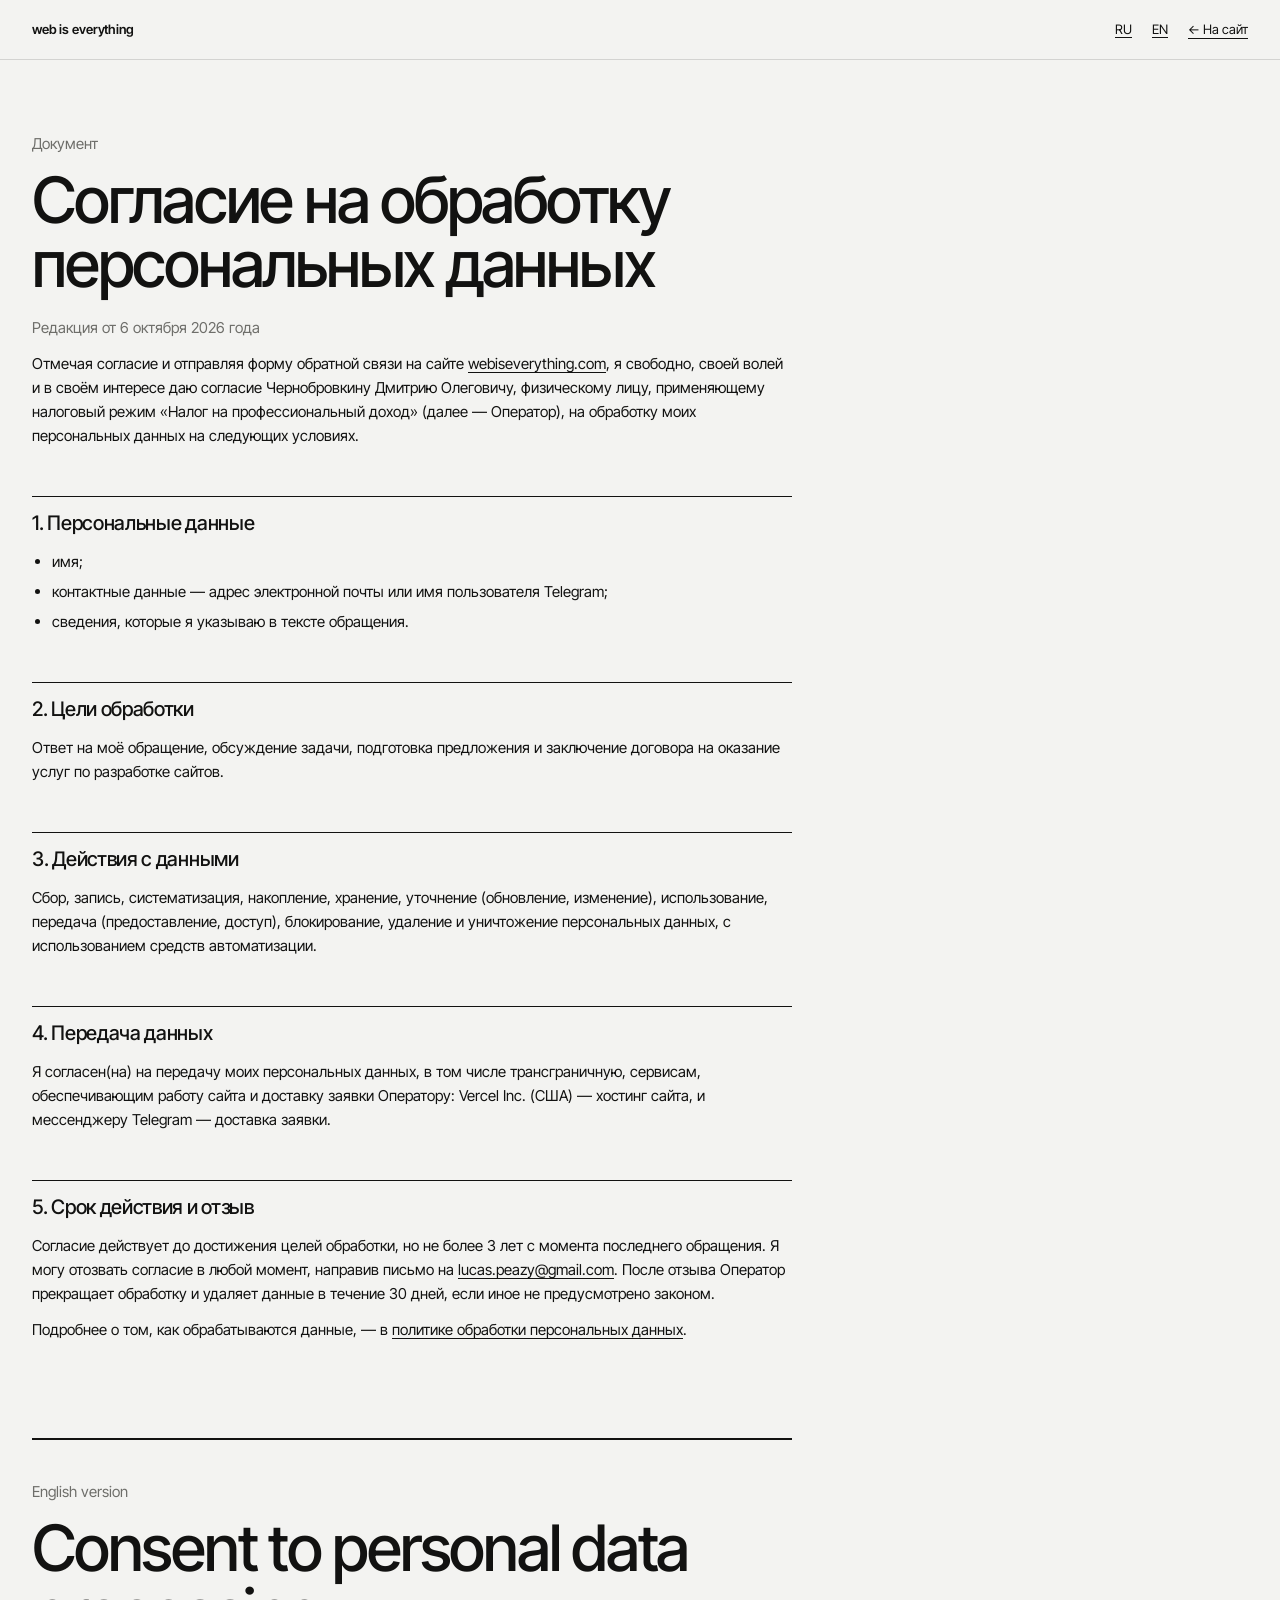
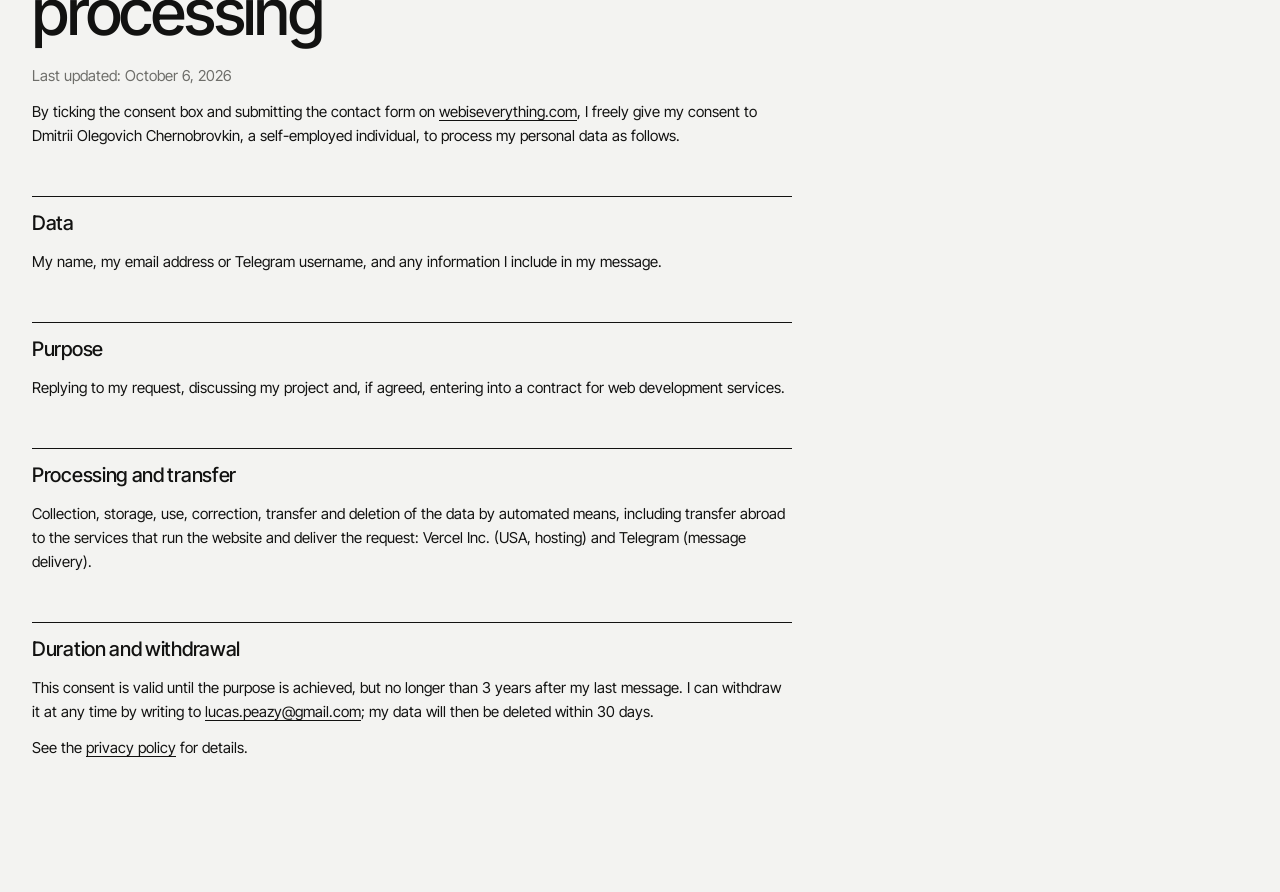
<file: consent.html>
<!DOCTYPE html>
<html lang="ru">
<head>
<meta charset="utf-8">
<meta name="viewport" content="width=device-width, initial-scale=1">
<title>Согласие на обработку персональных данных — web is everything</title>
<meta name="description" content="Согласие на обработку персональных данных при отправке формы на сайте webiseverything.com.">
<link rel="canonical" href="https://webiseverything.com/consent">
<link rel="icon" href="/favicon.svg" type="image/svg+xml">
<link rel="preconnect" href="https://fonts.googleapis.com">
<link rel="preconnect" href="https://fonts.gstatic.com" crossorigin>
<link href="https://fonts.googleapis.com/css2?family=Inter+Tight:wght@400;500;600&display=swap" rel="stylesheet">
<link rel="stylesheet" href="/styles.css">
</head>
<body>
<div class="legal">
  <header class="legal-top">
    <a href="/" class="logo">web is everything</a>
    <nav><a href="#ru">RU</a><a href="#en">EN</a><a class="lnk" href="/"><span class="roll" data-t="← На сайт"><span>← На сайт</span></span></a></nav>
  </header>

  <main class="legal-main">
    <section id="ru">
      <p class="legal-kicker">Документ</p>
      <h1>Согласие на обработку персональных данных</h1>
      <p class="legal-meta">Редакция от 6 октября 2026 года</p>

      <p>Отмечая согласие и отправляя форму обратной связи на сайте <a href="https://webiseverything.com">webiseverything.com</a>, я свободно, своей волей и в своём интересе даю согласие Чернобровкину Дмитрию Олеговичу, физическому лицу, применяющему налоговый режим «Налог на профессиональный доход» (далее — Оператор), на обработку моих персональных данных на следующих условиях.</p>

      <h2>1. Персональные данные</h2>
      <ul>
        <li>имя;</li>
        <li>контактные данные — адрес электронной почты или имя пользователя Telegram;</li>
        <li>сведения, которые я указываю в тексте обращения.</li>
      </ul>

      <h2>2. Цели обработки</h2>
      <p>Ответ на моё обращение, обсуждение задачи, подготовка предложения и заключение договора на оказание услуг по разработке сайтов.</p>

      <h2>3. Действия с данными</h2>
      <p>Сбор, запись, систематизация, накопление, хранение, уточнение (обновление, изменение), использование, передача (предоставление, доступ), блокирование, удаление и уничтожение персональных данных, с использованием средств автоматизации.</p>

      <h2>4. Передача данных</h2>
      <p>Я согласен(на) на передачу моих персональных данных, в том числе трансграничную, сервисам, обеспечивающим работу сайта и доставку заявки Оператору: Vercel Inc. (США) — хостинг сайта, и мессенджеру Telegram — доставка заявки.</p>

      <h2>5. Срок действия и отзыв</h2>
      <p>Согласие действует до достижения целей обработки, но не более 3 лет с момента последнего обращения. Я могу отозвать согласие в любой момент, направив письмо на <a href="mailto:lucas.peazy@gmail.com">lucas.peazy@gmail.com</a>. После отзыва Оператор прекращает обработку и удаляет данные в течение 30 дней, если иное не предусмотрено законом.</p>

      <p>Подробнее о том, как обрабатываются данные, — в <a href="/privacy">политике обработки персональных данных</a>.</p>
    </section>

    <section id="en" class="legal-en" lang="en">
      <p class="legal-kicker">English version</p>
      <h1>Consent to personal data processing</h1>
      <p class="legal-meta">Last updated: October 6, 2026</p>

      <p>By ticking the consent box and submitting the contact form on <a href="https://webiseverything.com">webiseverything.com</a>, I freely give my consent to Dmitrii Olegovich Chernobrovkin, a self-employed individual, to process my personal data as follows.</p>

      <h2>Data</h2>
      <p>My name, my email address or Telegram username, and any information I include in my message.</p>

      <h2>Purpose</h2>
      <p>Replying to my request, discussing my project and, if agreed, entering into a contract for web development services.</p>

      <h2>Processing and transfer</h2>
      <p>Collection, storage, use, correction, transfer and deletion of the data by automated means, including transfer abroad to the services that run the website and deliver the request: Vercel Inc. (USA, hosting) and Telegram (message delivery).</p>

      <h2>Duration and withdrawal</h2>
      <p>This consent is valid until the purpose is achieved, but no longer than 3 years after my last message. I can withdraw it at any time by writing to <a href="mailto:lucas.peazy@gmail.com">lucas.peazy@gmail.com</a>; my data will then be deleted within 30 days.</p>

      <p>See the <a href="/privacy#en">privacy policy</a> for details.</p>
    </section>
  </main>
</div>
</body>
</html>
</file>
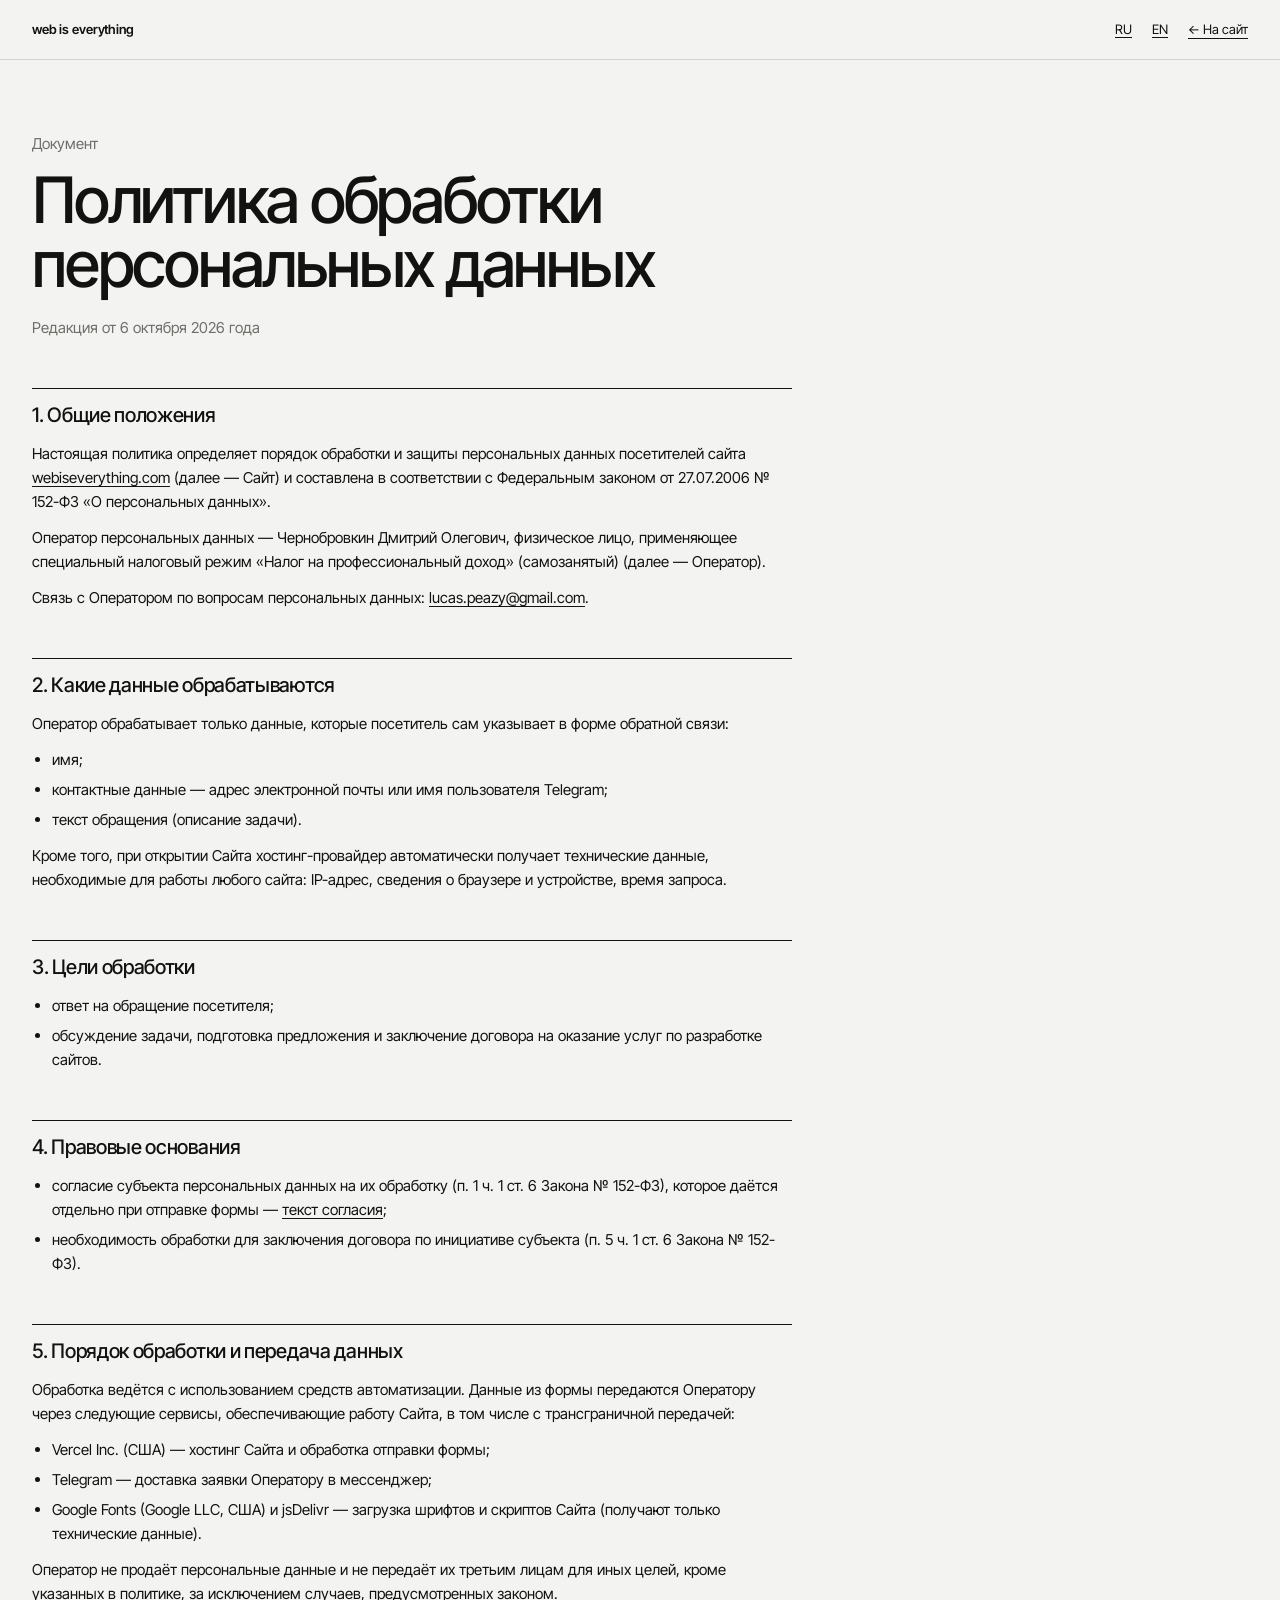
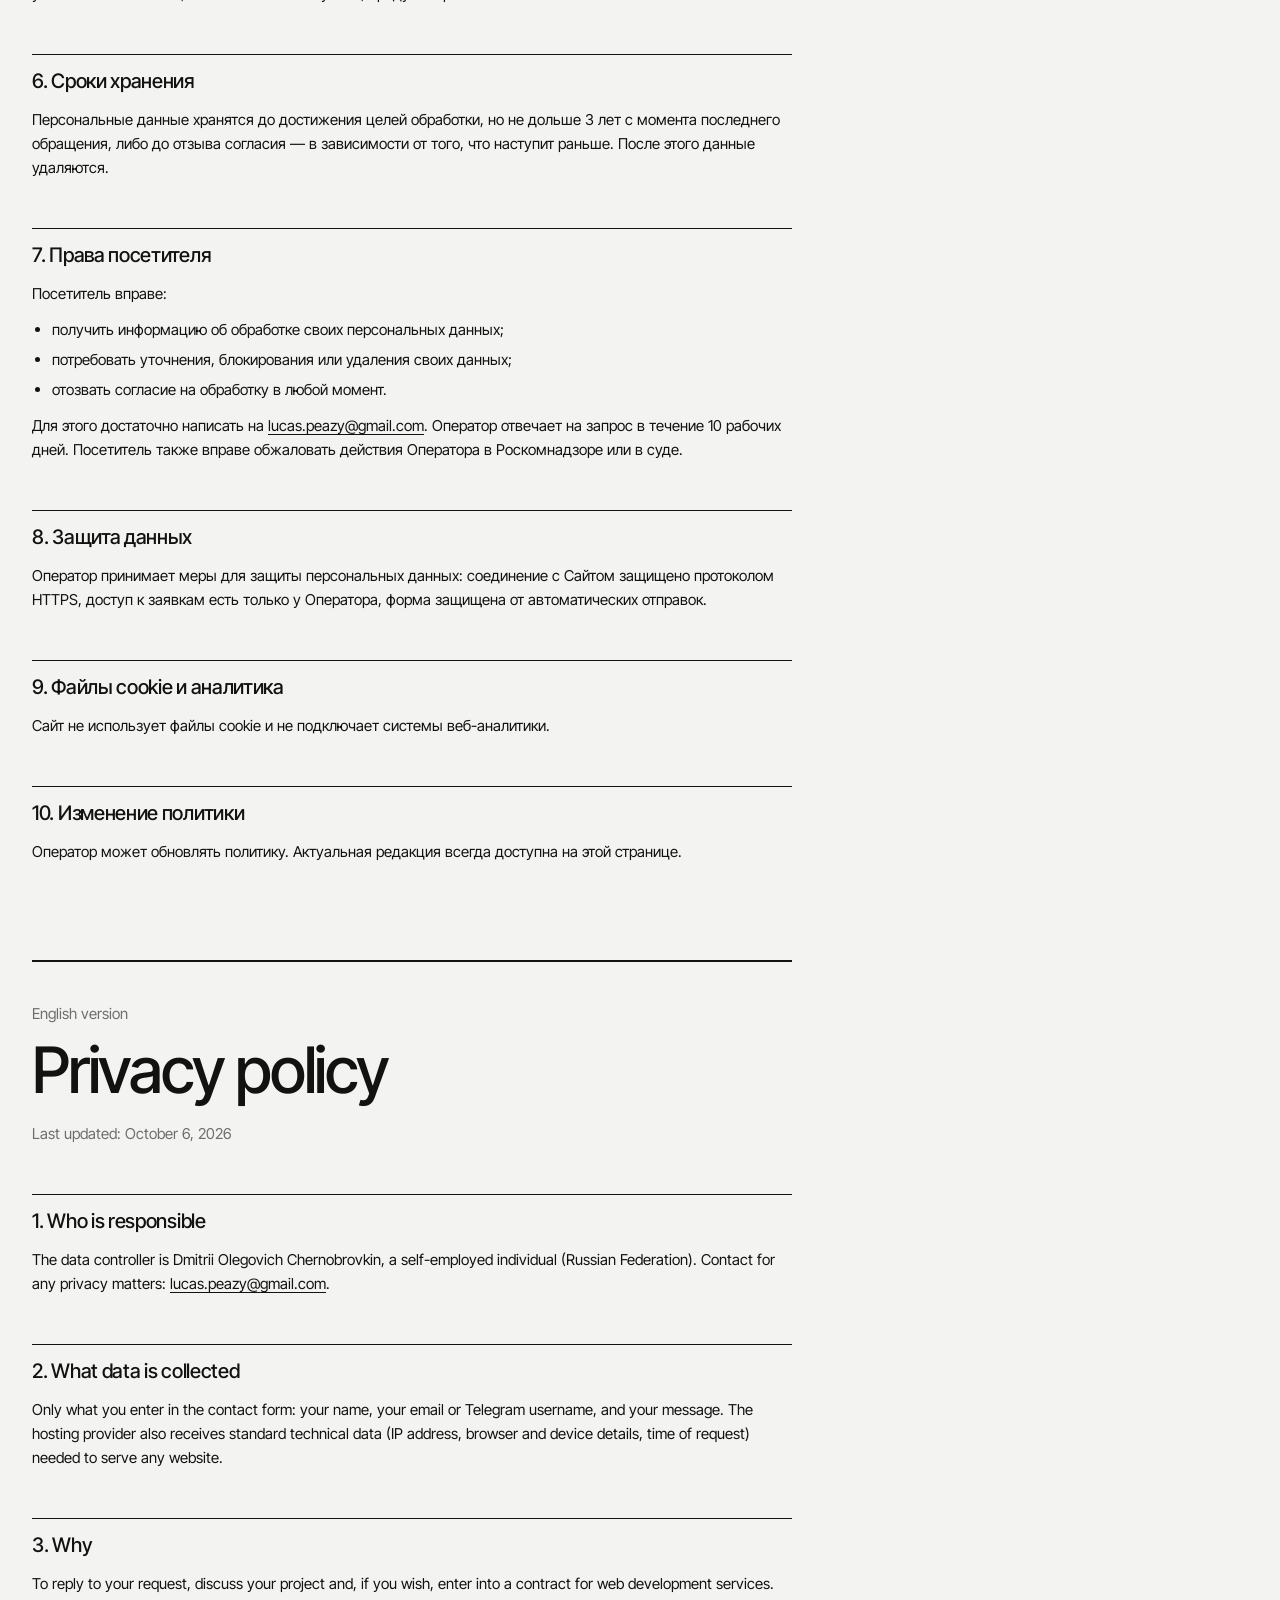
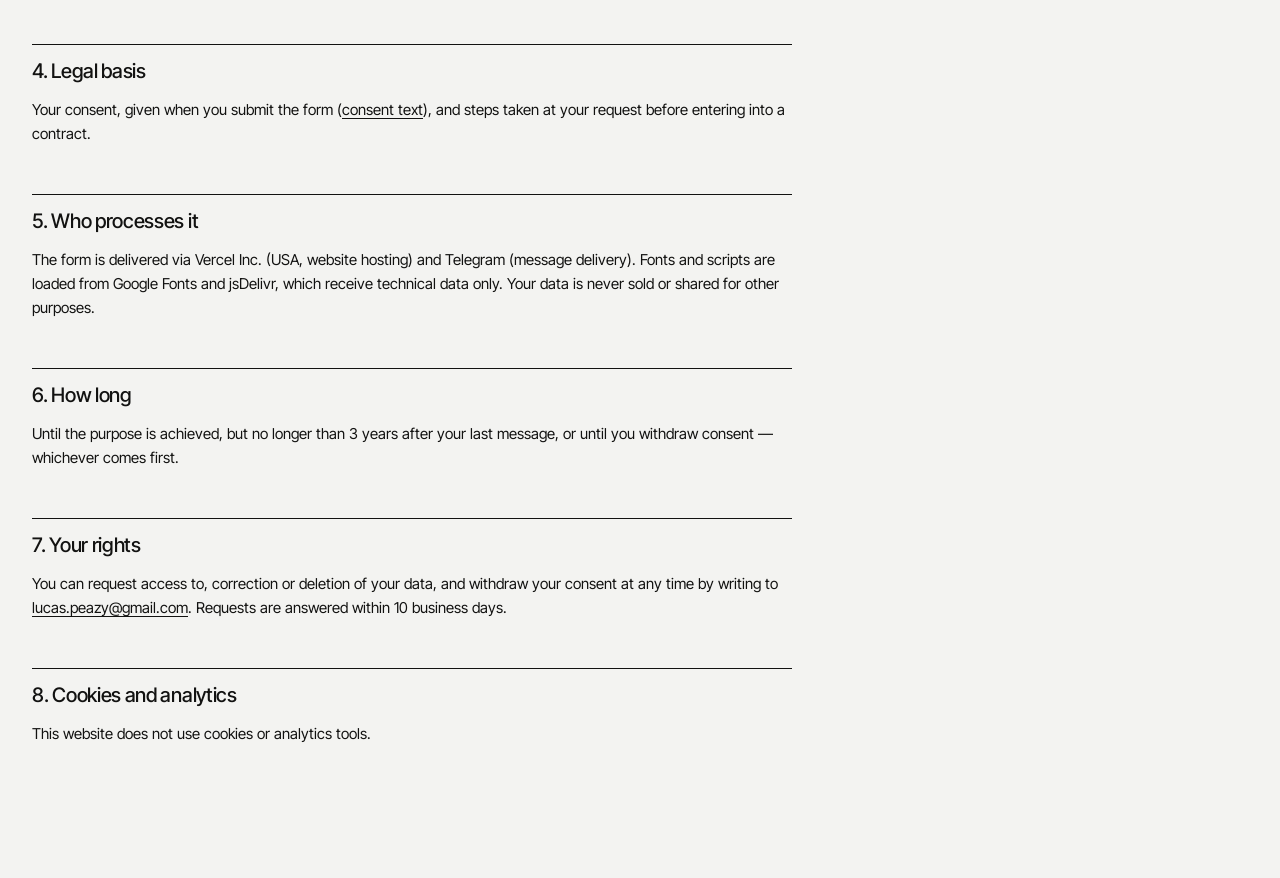
<file: privacy.html>
<!DOCTYPE html>
<html lang="ru">
<head>
<meta charset="utf-8">
<meta name="viewport" content="width=device-width, initial-scale=1">
<title>Политика обработки персональных данных — web is everything</title>
<meta name="description" content="Политика обработки персональных данных сайта webiseverything.com.">
<link rel="canonical" href="https://webiseverything.com/privacy">
<link rel="icon" href="/favicon.svg" type="image/svg+xml">
<link rel="preconnect" href="https://fonts.googleapis.com">
<link rel="preconnect" href="https://fonts.gstatic.com" crossorigin>
<link href="https://fonts.googleapis.com/css2?family=Inter+Tight:wght@400;500;600&display=swap" rel="stylesheet">
<link rel="stylesheet" href="/styles.css">
</head>
<body>
<div class="legal">
  <header class="legal-top">
    <a href="/" class="logo">web is everything</a>
    <nav><a href="#ru">RU</a><a href="#en">EN</a><a class="lnk" href="/"><span class="roll" data-t="← На сайт"><span>← На сайт</span></span></a></nav>
  </header>

  <main class="legal-main">
    <section id="ru">
      <p class="legal-kicker">Документ</p>
      <h1>Политика обработки персональных данных</h1>
      <p class="legal-meta">Редакция от 6 октября 2026 года</p>

      <h2>1. Общие положения</h2>
      <p>Настоящая политика определяет порядок обработки и защиты персональных данных посетителей сайта <a href="https://webiseverything.com">webiseverything.com</a> (далее — Сайт) и составлена в соответствии с Федеральным законом от 27.07.2006 № 152-ФЗ «О персональных данных».</p>
      <p>Оператор персональных данных — Чернобровкин Дмитрий Олегович, физическое лицо, применяющее специальный налоговый режим «Налог на профессиональный доход» (самозанятый) (далее — Оператор).</p>
      <p>Связь с Оператором по вопросам персональных данных: <a href="mailto:lucas.peazy@gmail.com">lucas.peazy@gmail.com</a>.</p>

      <h2>2. Какие данные обрабатываются</h2>
      <p>Оператор обрабатывает только данные, которые посетитель сам указывает в форме обратной связи:</p>
      <ul>
        <li>имя;</li>
        <li>контактные данные — адрес электронной почты или имя пользователя Telegram;</li>
        <li>текст обращения (описание задачи).</li>
      </ul>
      <p>Кроме того, при открытии Сайта хостинг-провайдер автоматически получает технические данные, необходимые для работы любого сайта: IP-адрес, сведения о браузере и устройстве, время запроса.</p>

      <h2>3. Цели обработки</h2>
      <ul>
        <li>ответ на обращение посетителя;</li>
        <li>обсуждение задачи, подготовка предложения и заключение договора на оказание услуг по разработке сайтов.</li>
      </ul>

      <h2>4. Правовые основания</h2>
      <ul>
        <li>согласие субъекта персональных данных на их обработку (п. 1 ч. 1 ст. 6 Закона № 152-ФЗ), которое даётся отдельно при отправке формы — <a href="/consent">текст согласия</a>;</li>
        <li>необходимость обработки для заключения договора по инициативе субъекта (п. 5 ч. 1 ст. 6 Закона № 152-ФЗ).</li>
      </ul>

      <h2>5. Порядок обработки и передача данных</h2>
      <p>Обработка ведётся с использованием средств автоматизации. Данные из формы передаются Оператору через следующие сервисы, обеспечивающие работу Сайта, в том числе с трансграничной передачей:</p>
      <ul>
        <li>Vercel Inc. (США) — хостинг Сайта и обработка отправки формы;</li>
        <li>Telegram — доставка заявки Оператору в мессенджер;</li>
        <li>Google Fonts (Google LLC, США) и jsDelivr — загрузка шрифтов и скриптов Сайта (получают только технические данные).</li>
      </ul>
      <p>Оператор не продаёт персональные данные и не передаёт их третьим лицам для иных целей, кроме указанных в политике, за исключением случаев, предусмотренных законом.</p>

      <h2>6. Сроки хранения</h2>
      <p>Персональные данные хранятся до достижения целей обработки, но не дольше 3 лет с момента последнего обращения, либо до отзыва согласия — в зависимости от того, что наступит раньше. После этого данные удаляются.</p>

      <h2>7. Права посетителя</h2>
      <p>Посетитель вправе:</p>
      <ul>
        <li>получить информацию об обработке своих персональных данных;</li>
        <li>потребовать уточнения, блокирования или удаления своих данных;</li>
        <li>отозвать согласие на обработку в любой момент.</li>
      </ul>
      <p>Для этого достаточно написать на <a href="mailto:lucas.peazy@gmail.com">lucas.peazy@gmail.com</a>. Оператор отвечает на запрос в течение 10 рабочих дней. Посетитель также вправе обжаловать действия Оператора в Роскомнадзоре или в суде.</p>

      <h2>8. Защита данных</h2>
      <p>Оператор принимает меры для защиты персональных данных: соединение с Сайтом защищено протоколом HTTPS, доступ к заявкам есть только у Оператора, форма защищена от автоматических отправок.</p>

      <h2>9. Файлы cookie и аналитика</h2>
      <p>Сайт не использует файлы cookie и не подключает системы веб-аналитики.</p>

      <h2>10. Изменение политики</h2>
      <p>Оператор может обновлять политику. Актуальная редакция всегда доступна на этой странице.</p>
    </section>

    <section id="en" class="legal-en" lang="en">
      <p class="legal-kicker">English version</p>
      <h1>Privacy policy</h1>
      <p class="legal-meta">Last updated: October 6, 2026</p>

      <h2>1. Who is responsible</h2>
      <p>The data controller is Dmitrii Olegovich Chernobrovkin, a self-employed individual (Russian Federation). Contact for any privacy matters: <a href="mailto:lucas.peazy@gmail.com">lucas.peazy@gmail.com</a>.</p>

      <h2>2. What data is collected</h2>
      <p>Only what you enter in the contact form: your name, your email or Telegram username, and your message. The hosting provider also receives standard technical data (IP address, browser and device details, time of request) needed to serve any website.</p>

      <h2>3. Why</h2>
      <p>To reply to your request, discuss your project and, if you wish, enter into a contract for web development services.</p>

      <h2>4. Legal basis</h2>
      <p>Your consent, given when you submit the form (<a href="/consent#en">consent text</a>), and steps taken at your request before entering into a contract.</p>

      <h2>5. Who processes it</h2>
      <p>The form is delivered via Vercel Inc. (USA, website hosting) and Telegram (message delivery). Fonts and scripts are loaded from Google Fonts and jsDelivr, which receive technical data only. Your data is never sold or shared for other purposes.</p>

      <h2>6. How long</h2>
      <p>Until the purpose is achieved, but no longer than 3 years after your last message, or until you withdraw consent — whichever comes first.</p>

      <h2>7. Your rights</h2>
      <p>You can request access to, correction or deletion of your data, and withdraw your consent at any time by writing to <a href="mailto:lucas.peazy@gmail.com">lucas.peazy@gmail.com</a>. Requests are answered within 10 business days.</p>

      <h2>8. Cookies and analytics</h2>
      <p>This website does not use cookies or analytics tools.</p>
    </section>
  </main>
</div>
</body>
</html>
</file>
<file: styles.css>
:root {
  --bg: #F3F3F1;
  --ink: #121211;
  --muted: #6E6E6A;
  --dim: #ABABA6;
  --accent: #0339F8;
  --line: rgba(18, 18, 17, 0.14);
  --ph: #E6E6E3;
  --ph-border: rgba(18, 18, 17, 0.12);
  --shot-bg: #E9E9E6;
  --hatch: repeating-linear-gradient(135deg, rgba(18,18,17,0.07) 0px, rgba(18,18,17,0.07) 1px, transparent 1px, transparent 9px);
  --mono: ui-monospace, 'SF Mono', Menlo, monospace;
  --ease-out: cubic-bezier(.19, 1, .22, 1);
  --ease-roll: cubic-bezier(.7, 0, .2, 1);
  --ease-curtain: cubic-bezier(.77, 0, .18, 1);

  --cols: 12;
  --pad: 32px;
  --gap: 24px;
  --hero-pad: 104px;
  --sec-pad: 176px;
  --row-pad: 22px;
}

@media (max-width: 759.98px) {
  :root {
    --cols: 4;
    --pad: 20px;
    --gap: 16px;
    --hero-pad: 48px;
    --sec-pad: 112px;
    --row-pad: 24px;
  }
}

*, *::before, *::after { box-sizing: border-box; }
html:not(.lenis) { scroll-behavior: smooth; }
html.lenis, html.lenis body { height: auto; }
.lenis.lenis-stopped { overflow: clip; }
.lenis [data-lenis-prevent] { overscroll-behavior: contain; }
body {
  margin: 0;
  background: var(--bg);
  color: var(--ink);
  font-family: 'Inter Tight', 'Helvetica Neue', Helvetica, Arial, sans-serif;
  font-size: 14px;
  line-height: 1.45;
  -webkit-font-smoothing: antialiased;
  text-rendering: optimizeLegibility;
  font-variant-emoji: text; /* arrows and © as text glyphs, not emoji (iOS) */
}
a { color: inherit; text-decoration-thickness: 1px; text-underline-offset: 0.2em; transition: color .2s ease; }
a:hover { color: var(--accent); }
::selection { background: var(--accent); color: #fff; }
input, textarea, button { font: inherit; color: inherit; }
:focus-visible { outline: 2px solid var(--accent); outline-offset: 2px; }
.muted { color: var(--muted); }
.tabular { font-variant-numeric: tabular-nums; }

.grid {
  display: grid;
  grid-template-columns: repeat(var(--cols), minmax(0, 1fr));
  column-gap: var(--gap);
}
.section { padding: var(--sec-pad) var(--pad) 0; }

/* Placeholders */
.ph {
  background-color: var(--ph);
  background-image: var(--hatch);
  border: 1px solid var(--ph-border);
  display: flex;
  align-items: flex-end;
  padding: 14px;
}
.tag {
  font-family: var(--mono);
  font-size: 11px;
  color: var(--muted);
  background: var(--bg);
  padding: 2px 6px;
}

/* Images inside placeholders */
.ph.has-img { padding: 0; overflow: hidden; background-image: none; }
.ph.has-img img { display: block; width: 100%; height: 100%; object-fit: cover; object-position: 50% 0; }
.photo .ph.has-img img { object-position: 50% 30%; }
.shot-img { display: block; width: 100%; height: auto; background: var(--ph); }

/* Header: full-width bar at the top, a floating rounded bar once scrolled (html.hdr-float). */
.hdr {
  position: sticky;
  top: 0;
  z-index: 20;
  height: 60px;
  font-size: 13px;
  pointer-events: none;
  display: flow-root; /* keeps the floating bar's top margin inside the header */
}
.hdr > * { pointer-events: auto; }
.hdr-d, .hdr-m {
  background: var(--bg);
  border: 1px solid transparent;
  border-bottom-color: var(--line);
  border-radius: 0;
  transition:
    margin .6s var(--ease-out),
    height .6s var(--ease-out),
    padding .6s var(--ease-out),
    border-radius .6s var(--ease-out),
    background-color .4s ease,
    border-color .4s ease,
    box-shadow .6s ease;
}
.hdr-float .hdr-d, .hdr-float .hdr-m {
  background: rgba(243, 243, 241, 0.78);
  -webkit-backdrop-filter: blur(14px) saturate(1.4);
  backdrop-filter: blur(14px) saturate(1.4);
  border-color: var(--line);
  box-shadow: 0 10px 30px -14px rgba(18, 18, 17, 0.28);
}
.hdr-d {
  align-items: center;
  height: 60px;
  margin: 0;
  padding: 0 32px;
}
.hdr-float .hdr-d {
  height: 52px;
  margin: 10px max(16px, calc((100% - 1180px) / 2)) 0;
  padding: 0 24px;
  border-radius: 999px;
}
.logo { text-decoration: none; font-weight: 600; letter-spacing: -0.01em; }
.hdr-d .logo { grid-column: 1 / span 3; justify-self: start; }
.hdr-d nav { grid-column: 5 / span 4; justify-self: center; white-space: nowrap; display: flex; gap: 32px; }
.hdr-m-nav { display: flex; gap: 24px; }
.hdr-d .hdr-right { grid-column: 9 / span 4; justify-self: end; display: flex; align-items: center; gap: 36px; }
.langs { display: flex; gap: 5px; }
.langs a { text-decoration: none; color: var(--muted); }
.langs a[aria-current="true"] { color: var(--accent); }
.langs span { color: var(--muted); }
.hdr-m { display: flex; flex-direction: column; gap: 8px; margin: 0; padding: 14px 20px 12px; }
.hdr-m-top { display: flex; justify-content: space-between; align-items: center; }
.hdr-m .langs a, .hdr-m .langs span { padding: 4px 0; }
.hdr-m-nav {
  max-height: 2em;
  overflow: hidden;
  transition: max-height .5s var(--ease-out), opacity .3s ease, margin .5s var(--ease-out);
}
.hdr-float .hdr-m { margin: 10px 12px 0; padding: 8px 18px; gap: 0; border-radius: 26px; }
.hdr-float .hdr-m-nav { max-height: 0; opacity: 0; }
.hdr--m { display: none; height: 84px; }
@media (max-width: 759.98px) {
  .hdr--d { display: none; }
  .hdr--m { display: flow-root; }
}
section[id] { scroll-margin-top: 80px; }

/* Links: label rolls up to an accent copy, underline wipes away. */
.lnk {
  text-decoration: none;
  background: linear-gradient(currentColor, currentColor) 100% 100% / 100% 1px no-repeat;
  transition: background-size .5s var(--ease-out), color .2s ease;
}
.lnk:hover { color: var(--ink); background-size: 0 1px; }
.roll {
  position: relative;
  display: inline-block;
  overflow: hidden;
  vertical-align: bottom;
  white-space: nowrap;
}
.roll > span, .roll::after { display: inline-block; transition: transform .55s var(--ease-roll); }
.roll::after {
  content: attr(data-t);
  position: absolute;
  left: 0;
  top: 100%;
  color: var(--accent);
}
a:hover .roll > span, a:hover .roll::after { transform: translateY(-100%); }

/* Hero */
/* Background texture: faint 12-column rules that draw in after the loader, plus paper grain; both fade out downwards. */
.hero { position: relative; isolation: isolate; }
.hero-bg {
  position: absolute;
  inset: 0 0 -140px;
  z-index: -1;
  pointer-events: none;
  -webkit-mask-image: linear-gradient(to bottom, #000 45%, transparent);
  mask-image: linear-gradient(to bottom, #000 45%, transparent);
}
.hero-bg .grid { height: 100%; padding: 0 var(--pad); }
.hero-bg span {
  border-left: 1px solid rgba(18, 18, 17, 0.07);
  transform-origin: 50% 0;
  transform: scaleY(0);
  transition: transform 1.8s var(--ease-out);
  transition-delay: calc(0.1s + var(--i) * 0.05s);
}
.hero-bg span:nth-child(12) { border-right: 1px solid rgba(18, 18, 17, 0.07); }
.hero-in .hero-bg span { transform: none; }
.hero-bg::after {
  content: '';
  position: absolute;
  inset: 0;
  background-image: url("data:image/svg+xml,%3Csvg xmlns='http://www.w3.org/2000/svg' width='180' height='180'%3E%3Cfilter id='n'%3E%3CfeTurbulence type='fractalNoise' baseFrequency='.85' numOctaves='3' stitchTiles='stitch'/%3E%3CfeColorMatrix values='0 0 0 0 0.07 0 0 0 0 0.07 0 0 0 0 0.07 0 0 0 .55 0'/%3E%3C/filter%3E%3Crect width='100%25' height='100%25' filter='url(%23n)'/%3E%3C/svg%3E");
  background-size: 180px 180px;
  opacity: 0.16;
}
@media (max-width: 759.98px) {
  .hero-bg span:nth-child(n+5) { display: none; }
  .hero-bg span:nth-child(4) { border-right: 1px solid rgba(18, 18, 17, 0.07); }
}

.hero { padding: var(--hero-pad) var(--pad) 0; }
/* Hero fills the first screen below the header; the intro sits near the bottom edge. */
.hero {
  display: flex;
  flex-direction: column;
  min-height: calc(100vh - 60px);
  min-height: calc(100svh - 60px);
  padding-bottom: clamp(56px, 12svh, 140px); /* keeps the intro off the very bottom of the screen */
}
.hero > .grid { flex: 1; align-content: space-between; }
/* Short screens: scale the title and top padding with the viewport height so the hero still fits. */
.hero { padding-top: min(var(--hero-pad), 11svh); }
.hero h1 { font-size: clamp(42px, min(6.6vw, 12.5svh), 120px); }
.hero .intro { margin-top: min(80px, 6svh); }
/* The hero background ends at the fold, and Work starts right below it. */
.hero .hero-bg { inset: 0; }
#work { padding-top: 0; }
@media (max-width: 759.98px) {
  .hero { min-height: calc(100svh - 84px - 56px); padding-bottom: 32px; }
  .hero > .grid { align-content: start; }
  #work { padding-top: 56px; }
}
/* boards.html frames are as tall as the page, so give the hero a fixed screen height there */
.is-frame .hero { min-height: 840px; }
@media (max-width: 759.98px) { .is-frame .hero { min-height: 700px; } }
.hero h1 {
  grid-column: 1 / span 8;
  grid-row: 1;
  margin: 0;
  font-size: clamp(42px, 6.6vw, 120px);
  line-height: 0.96;
  letter-spacing: -0.045em;
  font-weight: 500;
  text-wrap: pretty;
}
.accent { color: var(--accent); }
.hero-links {
  grid-column: 10 / span 3;
  grid-row: 1;
  list-style: none;
  margin: 0;
  padding: 14px 0 0;
  display: flex;
  flex-direction: column;
  font-size: 13px;
}
.hero-links li { display: flex; flex-direction: column; gap: 1px; padding: 5px 0; }
.hero-links li span { color: var(--muted); font-size: 12px; }
.hero-links li a { align-self: flex-start; white-space: nowrap; }
.intro {
  grid-column: 5 / span 4;
  grid-row: 2;
  margin: 80px 0 0;
  font-size: 15px;
  line-height: 1.55;
  text-wrap: pretty;
}
@media (max-width: 759.98px) {
  .hero h1, .hero-links, .intro { grid-column: 1 / -1; grid-row: auto; }
  .hero-links { margin-top: 36px; }
  .intro { margin-top: 24px; }
}

/* Section heads */
.sec-head {
  border-top: 1px solid var(--ink);
  padding-top: 12px;
  font-size: 13px;
}
.sec-head h2 { grid-column: 1 / span 2; margin: 0; font-size: 13px; font-weight: 500; line-height: 1.45; }
.sec-head .count { grid-column: 10 / span 3; justify-self: end; color: var(--muted); }
@media (max-width: 759.98px) { .sec-head .count { grid-column: 3 / span 2; } }

.big-title {
  margin: 0;
  font-size: clamp(30px, 5vw, 76px);
  line-height: 1;
  letter-spacing: -0.035em;
  font-weight: 500;
  text-wrap: pretty;
}
.rows { margin-top: 32px; border-top: 1px solid var(--line); }
.num { font-size: 13px; color: var(--muted); font-variant-numeric: tabular-nums; }

/* Work */
.work-list { position: relative; }
/* Cursor-following project preview (desktop) */
.cursor-preview {
  position: fixed;
  left: 0;
  top: 0;
  z-index: 15;
  width: clamp(260px, 24vw, 380px);
  aspect-ratio: 16 / 10;
  pointer-events: none;
  will-change: transform;
}
.cursor-preview .cp-layer {
  position: absolute;
  inset: 0;
  background-color: var(--ph);
  background-size: cover;
  background-position: 50% 0;
  border: 1px solid var(--ph-border);
  box-shadow: 0 24px 50px -24px rgba(18, 18, 17, 0.45);
  opacity: 0;
  transform: scale(0.6);
  transition: opacity .35s ease, transform .55s var(--ease-out);
}
.cursor-preview .cp-ph { display: flex; align-items: flex-end; padding: 14px; }
.cursor-preview.is-visible .cp-layer.is-on { opacity: 1; transform: none; }
@media (max-width: 759.98px), (hover: none) { .cursor-preview { display: none; } }
.work-row { position: relative; z-index: 1; border-bottom: 1px solid var(--line); }
.work-link {
  row-gap: 12px;
  align-items: baseline;
  padding: var(--row-pad) 0;
  text-decoration: none;
  cursor: pointer;
}
.work-link .num { grid-column: 1 / span 1; grid-row: 1; }
.work-link .big-title { grid-column: 2 / span 8; grid-row: 1; transition: color .3s ease; }
.work-type { grid-column: 10 / span 3; grid-row: 1; justify-self: end; text-align: right; font-size: 13px; color: var(--muted); }
.work-thumb { display: none; }
.work-list.has-hover .work-row .big-title { color: var(--dim); }
.work-list.has-hover .work-row.is-hover .big-title { color: var(--ink); }
.work-link:hover { color: var(--ink); }
@media (max-width: 759.98px) {
  .work-thumb {
    display: flex;
    grid-column: 1 / -1;
    grid-row: 1;
    aspect-ratio: 16 / 10;
    margin-bottom: 6px;
    padding: 10px;
  }
  .work-link .num { grid-column: 1 / span 2; grid-row: 2; }
  .work-type { grid-column: 3 / span 2; grid-row: 2; }
  .work-link .big-title { grid-column: 1 / -1; grid-row: 3; }
}
.work-more { margin-top: 28px; font-size: 15px; }
.work-more a { grid-column: 2 / span 8; justify-self: start; }
@media (max-width: 759.98px) { .work-more a { grid-column: 1 / -1; } }

/* Accent marquee (Work → Services) */
main { overflow-x: clip; }
.marquee {
  margin: var(--sec-pad) -2vw 0;
  padding: clamp(14px, 1.6vw, 24px) 0;
  background: var(--accent);
  color: #fff;
  transform: rotate(-1.6deg);
  overflow: hidden;
}
.marquee-track { display: flex; width: max-content; animation: marquee 32s linear infinite; }
.marquee-group { display: flex; align-items: center; flex: none; }
.marquee span {
  padding: 0 clamp(18px, 2vw, 32px);
  font-size: clamp(40px, 6vw, 96px);
  line-height: 1;
  letter-spacing: -0.04em;
  font-weight: 500;
  white-space: nowrap;
}
.marquee i { flex: none; width: 0.22em; height: 0.22em; border-radius: 50%; background: currentColor; font-size: clamp(40px, 6vw, 96px); }
@keyframes marquee { to { transform: translateX(-50%); } }
@media (prefers-reduced-motion: reduce) { .marquee-track { animation: none; } }

/* Services */
.svc-row {
  position: relative;
  isolation: isolate;
  row-gap: 12px;
  align-items: baseline;
  padding: var(--row-pad) 0;
  border-bottom: 1px solid var(--line);
  color: inherit;
  text-decoration: none;
}
/* Hover: a full-bleed blue fill rises from the bottom, the title nudges right, the price rolls into a CTA. */
.svc-row::before {
  content: '';
  position: absolute;
  z-index: -1;
  inset: -1px calc(var(--pad) * -1) 0;
  background: var(--accent);
  transform: scaleY(0);
  transform-origin: 50% 100%;
  transition: transform .6s var(--ease-curtain);
}
.svc-row .big-title { transition: transform .6s var(--ease-out), color .3s ease; }
.svc-row .num, .svc-incl { transition: color .3s ease; }
.svc-price { display: inline-grid; overflow: hidden; vertical-align: bottom; }
.svc-price > span { grid-area: 1 / 1; text-align: right; transition: transform .55s var(--ease-roll); }
.svc-price > span + span { transform: translateY(110%); }
.svc-row:focus-visible { outline: none; }
@media (hover: hover) {
  .svc-row:hover, .svc-row:focus-visible { color: #fff; }
  .svc-row:hover::before, .svc-row:focus-visible::before { transform: scaleY(1); }
  .svc-row:hover .big-title, .svc-row:focus-visible .big-title { transform: translateX(28px); }
  .svc-row:hover .num, .svc-row:focus-visible .num,
  .svc-row:hover .svc-incl, .svc-row:focus-visible .svc-incl { color: rgba(255, 255, 255, 0.82); }
  .svc-row:hover .svc-price > span, .svc-row:focus-visible .svc-price > span { transform: translateY(-110%); }
  .svc-row:hover .svc-price > span + span, .svc-row:focus-visible .svc-price > span + span { transform: none; }
}
.svc-row .num { grid-column: 1 / span 1; grid-row: 1; }
.svc-row .big-title { grid-column: 2 / span 6; grid-row: 1; }
.svc-incl { grid-column: 8 / span 3; grid-row: 1; margin: 0; font-size: 14px; line-height: 1.5; max-width: 36ch; text-wrap: pretty; }
.svc-price { grid-column: 11 / span 2; grid-row: 1; justify-self: end; font-size: 14px; font-weight: 500; white-space: nowrap; }
.svc-note { margin-top: 20px; }
/* The services block ends with a small note, so the next section starts a little sooner. */
#about { padding-top: calc(var(--sec-pad) - 64px); }
.svc-note p { grid-column: 8 / span 5; margin: 0; font-size: 13px; color: var(--muted); text-wrap: pretty; }
@media (max-width: 759.98px) {
  .svc-row .num { grid-column: 1 / span 2; }
  .svc-row .big-title { grid-column: 1 / -1; grid-row: 2; }
  .svc-incl { grid-column: 1 / -1; grid-row: 3; }
  .svc-price { grid-column: 3 / span 2; }
  .svc-note p { grid-column: 1 / -1; }
}

/* About */
.about-body { row-gap: 32px; margin-top: 32px; align-items: start; }
.photo-col { grid-column: 1 / span 4; position: sticky; top: 96px; }
.photo { aspect-ratio: 4 / 5; }
.photo > .ph { height: 100%; }
.photo [data-parallax] { transform: scale(1.14); will-change: transform; }
/* Rotating badge on the photo corner */
.badge {
  position: absolute;
  right: -44px;
  bottom: -44px;
  width: 132px;
  aspect-ratio: 1;
  border-radius: 50%;
  background: var(--accent);
  color: #fff;
  display: grid;
  place-items: center;
  box-shadow: 0 18px 40px -18px rgba(3, 57, 248, 0.7);
}
.badge svg { position: absolute; inset: 0; width: 100%; height: 100%; animation: badge-spin 18s linear infinite; }
.badge text { fill: currentColor; font-size: 10px; font-weight: 500; text-transform: uppercase; }
.badge i { width: 12px; height: 12px; border-radius: 50%; background: #fff; }
@keyframes badge-spin { to { transform: rotate(360deg); } }
.about-text { grid-column: 6 / span 7; display: flex; flex-direction: column; gap: 28px; }
.about-lead {
  margin: 0;
  font-size: clamp(24px, 2.6vw, 38px);
  line-height: 1.12;
  letter-spacing: -0.025em;
  font-weight: 500;
  text-wrap: pretty;
}
.about-p { margin: 0; font-size: 15px; line-height: 1.55; max-width: 52ch; text-wrap: pretty; }
/* Figures */
.stats {
  display: grid;
  grid-template-columns: repeat(4, minmax(0, 1fr));
  gap: 24px;
  margin-top: 20px;
  padding-top: 20px;
  border-top: 1px solid var(--ink);
}
.stat { display: flex; flex-direction: column; gap: 8px; }
.stat-num {
  font-size: clamp(48px, 5.6vw, 88px);
  line-height: 0.9;
  letter-spacing: -0.05em;
  font-weight: 500;
  font-variant-numeric: tabular-nums;
}
.stat:first-child .stat-num { color: var(--accent); }
.stat-label { font-size: 13px; line-height: 1.35; color: var(--muted); max-width: 16ch; }
.facts {
  display: grid;
  grid-template-columns: minmax(0, 1fr) minmax(0, 1.4fr);
  gap: 24px;
  padding-top: 16px;
  border-top: 1px solid var(--line);
}
.facts h3 { margin: 0 0 10px; font-size: 12px; font-weight: 500; color: var(--muted); }
.facts p { margin: 0; font-size: 14px; line-height: 1.5; }
.chips { list-style: none; margin: 0; padding: 0; display: flex; flex-wrap: wrap; gap: 6px; }
.chips li {
  padding: 5px 12px;
  border: 1px solid rgba(18, 18, 17, 0.2);
  border-radius: 999px;
  font-size: 13px;
  line-height: 1.2;
  transition: background-color .25s ease, color .25s ease, border-color .25s ease;
}
.chips li:hover { background: var(--accent); border-color: var(--accent); color: #fff; }
/* Process */
.process { margin-top: 20px; }
.process h3 { margin: 0 0 16px; font-size: 12px; font-weight: 500; color: var(--muted); }
.process ol {
  list-style: none;
  margin: 0;
  padding: 0;
  display: grid;
  grid-template-columns: repeat(4, minmax(0, 1fr));
  gap: 24px;
}
.process li { display: flex; flex-direction: column; gap: 8px; padding-top: 14px; border-top: 1px solid var(--line); }
.process strong { font-size: 20px; line-height: 1.15; letter-spacing: -0.02em; font-weight: 500; }
.process li p { margin: 0; font-size: 13px; line-height: 1.5; color: var(--muted); }
@media (max-width: 1100px) {
  .stats, .process ol { grid-template-columns: repeat(2, minmax(0, 1fr)); }
}
@media (max-width: 759.98px) {
  .photo-col { grid-column: 1 / -1; position: relative; top: 0; }
  .photo { aspect-ratio: 1 / 1; }
  .badge { width: 104px; right: 12px; bottom: -36px; }
  .about-text { grid-column: 1 / -1; margin-top: 24px; }
  .facts { grid-template-columns: minmax(0, 1fr); }
}

/* Contact */
.big-mail {
  margin: 40px 0 0;
  font-size: clamp(46px, 9vw, 140px);
  line-height: 0.96;
  letter-spacing: -0.045em;
  font-weight: 500;
}
.big-mail a { text-decoration-thickness: 0.035em; text-underline-offset: 0.09em; }
.contact-body { row-gap: 56px; margin-top: 80px; }
.contact-links { grid-column: 1 / span 4; display: flex; flex-direction: column; }
.contact-links > p { margin: 0 0 16px; font-size: 13px; color: var(--muted); }
.contact-link {
  display: grid;
  grid-template-columns: 88px minmax(0, 1fr);
  gap: 12px;
  padding: 12px 0;
  border-top: 1px solid var(--line);
  font-size: 15px;
}
.contact-link span { color: var(--muted); font-size: 13px; padding-top: 2px; }
.contact-link a { justify-self: start; overflow-wrap: anywhere; }
.form { grid-column: 7 / span 6; display: flex; flex-direction: column; gap: 28px; }
.form label { display: flex; flex-direction: column; gap: 4px; }
.form label span { font-size: 13px; color: var(--muted); }
.form input, .form textarea {
  border: 0;
  border-bottom: 1px solid var(--ink);
  border-radius: 0;
  background: transparent;
  outline: none;
  padding: 10px 0;
  font-size: 18px;
}
.form textarea { line-height: 1.4; resize: none; }
.form input:focus, .form textarea:focus { border-bottom-color: var(--accent); }
.form button {
  align-self: flex-start;
  background: none;
  border: 0;
  padding: 8px 0;
  cursor: pointer;
  color: var(--accent);
  font-size: 18px;
  text-decoration: underline;
  text-decoration-thickness: 1px;
  text-underline-offset: 0.2em;
}
.form .sent { margin: 0; font-size: 18px; line-height: 1.4; }
.form button:disabled { color: var(--muted); cursor: default; }
/* Consent checkbox */
.form label.consent { position: relative; flex-direction: row; align-items: flex-start; gap: 12px; cursor: pointer; }
.consent input { position: absolute; opacity: 0; width: 18px; height: 18px; margin: 0; cursor: pointer; }
.consent-box {
  flex: none;
  position: relative;
  width: 18px;
  height: 18px;
  margin-top: 1px;
  border: 1px solid var(--ink);
  transition: background-color .2s ease, border-color .2s ease;
}
.consent-box::after {
  content: '';
  position: absolute;
  left: 5px;
  top: 1px;
  width: 5px;
  height: 10px;
  border: solid #fff;
  border-width: 0 2px 2px 0;
  transform: rotate(45deg) scale(0);
  transition: transform .2s var(--ease-out);
}
.consent input:checked + .consent-box { background: var(--accent); border-color: var(--accent); }
.consent input:checked + .consent-box::after { transform: rotate(45deg) scale(1); }
.consent input:focus-visible + .consent-box { outline: 2px solid var(--accent); outline-offset: 2px; }
.form.tried .consent input:invalid + .consent-box { border-color: #C3261C; box-shadow: 0 0 0 3px rgba(195, 38, 28, 0.15); }
.form label.consent > span:last-child { font-size: 13px; line-height: 1.5; color: var(--muted); }
.consent a { color: var(--ink); text-decoration: underline; text-decoration-thickness: 1px; text-underline-offset: 0.2em; }
.consent a:hover { color: var(--accent); }
.form-error { margin: 0; font-size: 14px; color: #C3261C; }
.form-error a { color: inherit; }
/* Honeypot for bots, kept off-screen */
.form .hp { position: absolute; left: -10000px; width: 1px; height: 1px; overflow: hidden; }
@media (max-width: 759.98px) {
  .contact-body { margin-top: 48px; }
  .contact-links, .form { grid-column: 1 / -1; }
}

/* Footer: sticks behind the page and is uncovered as main scrolls away (--reveal 0..1 from app.js). */
main {
  position: relative;
  z-index: 1;
  background: var(--bg);
  padding-bottom: var(--sec-pad);
  box-shadow: 0 30px 60px -30px rgba(18, 18, 17, 0.35);
}
.footer {
  --reveal: 1;
  position: sticky;
  bottom: 0;
  z-index: 0;
  background: var(--ink);
  color: var(--bg);
  overflow: hidden;
}
.footer.is-static { position: relative; }
.is-frame .footer-inner { min-height: 900px; }
@media (max-width: 759.98px) { .is-frame .footer-inner { min-height: 788px; } }
.footer-inner {
  display: flex;
  flex-direction: column;
  gap: 48px;
  min-height: 100vh;
  min-height: 100svh;
  padding: 96px var(--pad) 24px;
  transform: translateY(calc((1 - var(--reveal)) * 30%)) scale(calc(0.94 + var(--reveal) * 0.06));
  transform-origin: 50% 100%;
  opacity: calc(0.2 + var(--reveal) * 0.8);
}
.footer-top {
  display: grid;
  grid-template-columns: repeat(var(--cols), minmax(0, 1fr));
  column-gap: var(--gap);
  row-gap: 40px;
  align-items: start;
}
.footer-cta {
  grid-column: 1 / span 6;
  padding: 0;
  text-align: left;
  justify-self: start;
  font-size: clamp(36px, 4.6vw, 72px);
  line-height: 1.1;
  letter-spacing: -0.03em;
  font-weight: 500;
}
.footer-col { display: flex; flex-direction: column; align-items: flex-start; gap: 6px; font-size: 15px; }
.footer-col:nth-child(2) { grid-column: 8 / span 2; }
.footer-col:nth-child(3) { grid-column: 10 / span 3; }
.footer-col h2 { margin: 0 0 8px; font-size: 12px; font-weight: 500; color: rgba(243, 243, 241, 0.5); }
.footer .lnk { background-size: 0 1px; }
.footer .lnk:hover { color: var(--bg); background-size: 100% 1px; background-position: 0 100%; }
.footer .roll::after { color: var(--bg); }
.footer-mark {
  margin: auto 0 0;
  font-size: 13.8vw;
  line-height: 0.8;
  letter-spacing: -0.06em;
  font-weight: 500;
  white-space: nowrap;
  padding-bottom: 0.08em;
}
.footer-bottom {
  display: flex;
  justify-content: space-between;
  gap: 16px;
  padding-top: 18px;
  border-top: 1px solid rgba(243, 243, 241, 0.16);
  font-size: 12px;
  color: rgba(243, 243, 241, 0.55);
}
.footer-bottom a { white-space: nowrap; }
@media (max-width: 759.98px) {
  .footer { bottom: 56px; }
  .footer-inner { gap: 36px; padding-top: 88px; min-height: calc(100vh - 56px); min-height: calc(100svh - 56px); }
  .footer-cta { grid-column: 1 / -1; }
  .footer-col:nth-child(2) { grid-column: 1 / span 2; }
  .footer-col:nth-child(3) { grid-column: 3 / span 2; }
  .footer-mark { font-size: 13vw; }
  .footer-bottom { flex-direction: column; }
}

/* Contact form panel: rises like a curtain over the page, then its content floats in. */
.contact-panel {
  position: fixed;
  inset: 0;
  z-index: 60;
  background: var(--bg);
  visibility: hidden;
  clip-path: inset(100% 0 0 0);
  transition: clip-path .9s var(--ease-curtain), visibility 0s linear .9s;
}
.contact-panel.is-open {
  visibility: visible;
  clip-path: inset(0 0 0 0);
  transition: clip-path .9s var(--ease-curtain), visibility 0s;
}
.cpanel-inner {
  height: 100%;
  overflow-y: auto;
  overscroll-behavior: contain;
  padding: 0 var(--pad) 48px;
}
.cpanel-bar {
  position: sticky;
  top: 0;
  z-index: 1;
  display: flex;
  justify-content: space-between;
  align-items: center;
  height: 64px;
  background: var(--bg);
  border-bottom: 1px solid var(--ink);
  font-size: 13px;
}
.contact-panel .big-mail { margin-top: 48px; }
.cpanel-bar .close-btn { margin-right: -12px; }
.contact-panel .contact-body { margin-top: 64px; }
.cp-anim {
  opacity: 0;
  transform: translateY(48px);
  transition: opacity .5s ease, transform .5s var(--ease-out);
}
.contact-panel.is-open .cp-anim {
  opacity: 1;
  transform: none;
  transition: opacity 1s ease var(--d, 0s), transform 1.2s var(--ease-out) var(--d, 0s);
}
@media (max-width: 759.98px) {
  .contact-panel .big-mail { margin-top: 32px; }
  .contact-panel .contact-body { margin-top: 40px; }
}

/* Mobile Telegram bar */
.tg-bar {
  position: fixed;
  left: 0;
  right: 0;
  bottom: 0;
  z-index: 30;
  height: 56px;
  display: none;
  align-items: center;
  justify-content: space-between;
  padding: 0 20px;
  background: var(--accent);
  color: #fff;
  text-decoration: none;
  font-size: 15px;
  font-weight: 500;
}
.tg-bar:hover { color: #fff; }
.tg-bar small { font-size: 13px; font-weight: 400; }
@media (max-width: 759.98px) {
  #app { padding-bottom: 56px; }
  .tg-bar { display: flex; }
  body.modal-open .tg-bar { display: none; }
}

/* Hero title lines (split in app.js); they assemble with the "water" effect. */
.hero-title .line { display: block; white-space: nowrap; }
.hero-title .line-inner { display: block; }

/* "Water" text: hidden until its goo animation starts (app.js adds .goo-done). */
.reveal-init [data-goo]:not(.goo-done),
.reveal-init [data-goo-footer]:not(.goo-done),
.reveal-init .hero-goo:not(.goo-done) { opacity: 0; }

/* Ink reveal canvas from ink.js, laid over the hero */
.hero-ink { position: absolute; z-index: 2; pointer-events: none; }

/* Reveal on scroll */
.reveal-init [data-reveal] {
  opacity: 0;
  transform: translateY(40px);
  transition: opacity 1s ease, transform 1.2s var(--ease-out), clip-path 1.3s var(--ease-curtain);
}
/* rise / wipe animate an inner element: a block hidden by its own clip-path is never "visible" to IntersectionObserver */
.reveal-init [data-reveal="rise"], .reveal-init [data-reveal="wipe"] { opacity: 1; transform: none; }
[data-reveal="rise"] > .rise { display: block; }
.reveal-init [data-reveal="rise"] > .rise {
  transform: translateY(60%);
  clip-path: inset(0 0 100% 0);
  transition: transform 1.2s var(--ease-out), clip-path 1.3s var(--ease-curtain);
}
.reveal-init [data-reveal="wipe"] > .ph {
  height: 100%;
  transform: scale(1.04);
  clip-path: inset(100% 0 0 0);
  transition: transform 1.4s var(--ease-out), clip-path 1.3s var(--ease-curtain);
}
.reveal-init [data-reveal].is-in > .rise { transform: none; clip-path: inset(-0.3em -0.2em -0.3em -0.2em); }
.reveal-init [data-reveal].is-in > .ph { transform: none; clip-path: inset(0 0 0 0); }
.reveal-init [data-reveal].is-in { opacity: 1; transform: none; }
/* Section heads: only the rule draws in; their text uses the water effect. */
.reveal-init [data-reveal="line"] { opacity: 1; transform: none; }
/* Section rules draw in from the left. */
.sec-head { border-top: 0; position: relative; }
.sec-head::before {
  content: '';
  position: absolute;
  top: 0;
  left: 0;
  right: 0;
  height: 1px;
  background: var(--ink);
  transform-origin: 0 50%;
  transition: transform 1.4s var(--ease-out) .1s;
}
.reveal-init .sec-head:not(.is-in)::before { transform: scaleX(0); }

/* Loader */
html.is-loading { overflow: hidden; }
.loader, .loader-accent {
  position: fixed;
  inset: 0;
  z-index: 100;
  clip-path: inset(0 0 0 0);
}
.loader-accent { z-index: 99; background: var(--accent); }
.loader {
  display: flex;
  flex-direction: column;
  justify-content: space-between;
  padding: 24px var(--pad) 32px;
  background: var(--ink);
  color: var(--bg);
  font-size: 13px;
}
.loader.is-done, .loader-accent.is-done { clip-path: inset(0 0 100% 0); transition: clip-path 1.05s var(--ease-curtain); }
.loader-accent.is-done { transition-delay: .14s; }
.loader-row { display: flex; justify-content: space-between; align-items: flex-end; gap: 16px; color: rgba(243, 243, 241, 0.6); }
.loader-brand {
  margin: 0;
  font-size: clamp(56px, 11vw, 190px);
  line-height: 0.92;
  letter-spacing: -0.05em;
  font-weight: 500;
}
.loader-brand .line { display: block; padding-bottom: 0.12em; margin-bottom: -0.12em; clip-path: inset(-0.3em -0.2em 0 -0.2em); }
.loader-brand .line-inner {
  display: block;
  animation: loader-rise 1.1s var(--ease-out) both;
  animation-delay: calc(0.15s + var(--i) * 0.1s);
  transition: transform .5s var(--ease-roll);
}
.loader.is-leaving .loader-brand .line-inner { transform: translateY(-120%); }
.loader-brand .accent { color: var(--accent); }
@keyframes loader-rise { from { transform: translateY(120%) rotate(3deg); } to { transform: none; } }
.loader-note { animation: loader-fade .8s ease .4s both; }
.loader-count {
  color: var(--bg);
  font-size: clamp(48px, 8vw, 128px);
  line-height: 0.8;
  letter-spacing: -0.05em;
  font-weight: 500;
  font-variant-numeric: tabular-nums;
  animation: loader-fade .8s ease .2s both;
}
.loader-count small { font-size: 0.35em; letter-spacing: 0; margin-left: 4px; vertical-align: top; }
@keyframes loader-fade { from { opacity: 0; } to { opacity: 1; } }
.loader-bar { position: absolute; left: 0; right: 0; bottom: 0; height: 3px; background: rgba(243, 243, 241, 0.08); }
.loader-bar i { display: block; height: 100%; background: var(--accent); transform: scaleX(0); transform-origin: 0 50%; }

/* Language switch */
::view-transition-old(root) { animation: lang-out .3s ease both; }
::view-transition-new(root) { animation: lang-in .55s var(--ease-out) both; }
@keyframes lang-out { to { opacity: 0; filter: blur(8px); } }
@keyframes lang-in { from { opacity: 0; filter: blur(8px); transform: translateY(10px); } }
#app { transition: opacity .28s ease, filter .28s ease; }
#app.is-switching { opacity: 0; filter: blur(8px); }

/* Modal, shared */
body.modal-open { overflow: hidden; }
.plain-btn { background: none; border: 0; padding: 0; cursor: pointer; }
.shot-toggle { display: flex; align-items: center; gap: 6px; }
.shot-toggle button { font-size: 13px; color: var(--muted); text-underline-offset: 0.25em; }
.shot-toggle button[aria-pressed="true"] { color: var(--accent); text-decoration: underline; }
.shot-toggle span { color: var(--muted); }
.close-btn { width: 44px; height: 44px; font-size: 26px; line-height: 1; font-weight: 300; }
.close-btn:hover { color: var(--accent); }
.shot-block {
  position: relative;
  border-bottom: 1px solid var(--ph-border);
  background-image: repeating-linear-gradient(135deg, rgba(18,18,17,0.06) 0px, rgba(18,18,17,0.06) 1px, transparent 1px, transparent 10px);
}
.shot-block .tag { position: absolute; top: 14px; left: 16px; }
.shot-block .tag.center { top: 50%; left: 50%; transform: translate(-50%, -50%); white-space: nowrap; }
.meta { margin: 0; display: flex; flex-direction: column; gap: 20px; font-size: 14px; line-height: 1.5; }
.meta dt { font-size: 12px; color: var(--muted); margin-bottom: 4px; }
.meta dd { margin: 0; text-wrap: pretty; }
.open-link { color: var(--accent); font-size: 15px; }

/* Modal, desktop */
.md-backdrop {
  position: fixed;
  inset: 0;
  z-index: 50;
  background: rgba(18, 18, 17, 0);
  padding: 24px;
  display: flex;
  transition: background-color .35s ease, backdrop-filter .35s ease, -webkit-backdrop-filter .35s ease;
}
/* Open / close: the backdrop dims and blurs, the dialog rises with a slight zoom, then its text fades up. */
#modal-root.is-open .md-backdrop {
  background: rgba(18, 18, 17, 0.32);
  backdrop-filter: blur(8px);
  -webkit-backdrop-filter: blur(8px);
  transition-duration: .5s;
}
#modal-root:not(.is-open) > * { pointer-events: none; }
.md {
  opacity: 0;
  transform: translateY(48px) scale(0.97);
  transition: opacity .3s ease, transform .4s cubic-bezier(.6, 0, .9, .3);
}
#modal-root.is-open .md {
  opacity: 1;
  transform: none;
  transition: opacity .45s ease, transform .8s var(--ease-out);
}
.md-aside-body > *, .md-bar, .md-nav {
  opacity: 0;
  transform: translateY(14px);
  transition: opacity .2s ease, transform .2s ease;
}
#modal-root.is-open .md-aside-body > *, #modal-root.is-open .md-bar, #modal-root.is-open .md-nav {
  opacity: 1;
  transform: none;
  transition: opacity .6s ease var(--d, .2s), transform .8s var(--ease-out) var(--d, .2s);
}
.md-aside-body > :nth-child(1) { --d: .22s; }
.md-aside-body > :nth-child(2) { --d: .3s; }
.md-aside-body > :nth-child(3) { --d: .38s; }
.md-bar { --d: .18s; }
.md-nav { --d: .32s; }
.md {
  flex: 1;
  min-width: 0;
  min-height: 0;
  background: var(--bg);
  border: 1px solid rgba(18, 18, 17, 0.3);
  display: grid;
  grid-template-columns: minmax(0, 1fr) 400px;
  grid-template-rows: minmax(0, 1fr) 56px;
}
.md-main { grid-column: 1; grid-row: 1; display: flex; flex-direction: column; min-height: 0; }
.md-bar {
  position: relative;
  flex: none;
  height: 52px;
  display: flex;
  align-items: center;
  justify-content: space-between;
  padding: 0 20px;
  border-bottom: 1px solid var(--line);
  font-size: 13px;
}
.md-bar .shot-toggle button { padding: 8px 0; }
.md-progress { position: absolute; left: 0; bottom: -1px; height: 2px; background: var(--accent); width: 0; }
.md-scroll { flex: 1; min-height: 0; overflow-y: auto; background: var(--shot-bg); }
.md-scroll.is-mobile-shot { padding: 32px 0; }
.md-shot { width: 100%; margin: 0 auto; background: var(--bg); border-left: 1px solid var(--ph-border); border-right: 1px solid var(--ph-border); }
.md-scroll.is-mobile-shot .md-shot { width: 375px; }
.md-aside {
  grid-column: 2;
  grid-row: 1;
  border-left: 1px solid var(--line);
  display: flex;
  flex-direction: column;
  min-height: 0;
  overflow-y: auto;
}
.md-aside-bar {
  flex: none;
  height: 52px;
  display: flex;
  align-items: center;
  justify-content: space-between;
  padding: 0 6px 0 28px;
  border-bottom: 1px solid var(--line);
  font-size: 13px;
}
.md-aside-body { padding: 28px; display: flex; flex-direction: column; gap: 32px; }
.md-aside-body h2 { margin: 0; font-size: 40px; line-height: 1.02; letter-spacing: -0.03em; font-weight: 500; text-wrap: pretty; }
.md-aside-body .open-link { align-self: flex-start; }
.md-nav {
  grid-column: 1 / -1;
  grid-row: 2;
  border-top: 1px solid var(--line);
  display: grid;
  grid-template-columns: minmax(0, 1fr) auto minmax(0, 1fr);
  align-items: center;
  gap: 24px;
  padding: 0 24px;
  font-size: 13px;
}
.md-nav > div { display: flex; gap: 12px; min-width: 0; }
.md-nav > div:first-child { justify-self: start; }
.md-nav > div:last-child { justify-self: end; }
.md-nav .ellipsis { color: var(--muted); white-space: nowrap; overflow: hidden; text-overflow: ellipsis; }

/* Modal, mobile */
.mm {
  position: fixed;
  inset: 0;
  z-index: 50;
  background: var(--bg);
  display: flex;
  flex-direction: column;
  transform: translateY(100%);
  transition: transform .45s cubic-bezier(.6, 0, .9, .3);
}
#modal-root.is-open .mm { transform: none; transition: transform .7s var(--ease-curtain); }
.mm-bar {
  flex: none;
  height: 56px;
  display: flex;
  align-items: center;
  gap: 10px;
  padding: 0 4px 0 20px;
  border-bottom: 1px solid var(--line);
}
.mm-bar h2 { flex: 1; min-width: 0; margin: 0; font-size: 15px; font-weight: 500; white-space: nowrap; overflow: hidden; text-overflow: ellipsis; }
.mm-more { flex: none; height: 44px; padding: 0 8px; font-size: 13px; text-decoration: underline; text-underline-offset: 0.2em; }
.mm-more[aria-expanded="true"] { color: var(--accent); }
.close-btn { flex: none; }
.mm-details {
  flex: none;
  max-height: 60%;
  overflow-y: auto;
  padding: 20px;
  border-bottom: 1px solid var(--line);
  display: flex;
  flex-direction: column;
  gap: 20px;
}
.mm-details > p { margin: 0; font-size: 30px; line-height: 1.02; letter-spacing: -0.03em; font-weight: 500; text-wrap: pretty; }
.mm-details .meta { gap: 16px; }
.mm-details-foot { display: flex; justify-content: space-between; align-items: center; gap: 16px; font-size: 13px; }
.mm-details-foot .shot-toggle button { height: 44px; }
.mm-progress { flex: none; height: 2px; background: rgba(18, 18, 17, 0.08); }
.mm-progress div { height: 2px; background: var(--accent); width: 0; }
.mm-scroll { flex: 1; min-height: 0; overflow-y: auto; background: var(--shot-bg); }
.mm-scroll .md-shot { border: 0; }
.mm-scroll .shot-block .tag:not(.center) { top: 12px; left: 12px; }
.mm-nav {
  flex: none;
  height: 52px;
  display: flex;
  align-items: center;
  justify-content: space-between;
  padding: 0 20px;
  border-top: 1px solid var(--line);
  font-size: 14px;
}
.mm-nav a { display: flex; align-items: center; height: 44px; }

@media (prefers-reduced-motion: reduce) {
  html:not(.lenis) { scroll-behavior: auto; }
  *, *::before, *::after { transition: none !important; animation: none !important; }
}

/* Legal pages (privacy.html, consent.html) */
.legal { min-height: 100vh; }
.legal-top {
  position: sticky;
  top: 0;
  z-index: 5;
  display: flex;
  justify-content: space-between;
  align-items: center;
  gap: 16px;
  height: 60px;
  padding: 0 var(--pad);
  background: var(--bg);
  border-bottom: 1px solid var(--line);
  font-size: 13px;
}
.legal-top nav { display: flex; gap: 20px; }
main.legal-main { z-index: auto; box-shadow: none; padding: 72px var(--pad) 120px; }
.legal-main > * { max-width: 760px; }
.legal-kicker { margin: 0 0 16px; font-size: 13px; color: var(--muted); }
.legal-main h1 {
  margin: 0 0 20px;
  font-size: clamp(36px, 5vw, 72px);
  line-height: 1;
  letter-spacing: -0.035em;
  font-weight: 500;
  text-wrap: pretty;
}
.legal-meta { margin: 0 0 56px; font-size: 13px; color: var(--muted); }
.legal-main h2 {
  margin: 48px 0 14px;
  padding-top: 14px;
  border-top: 1px solid var(--ink);
  font-size: 20px;
  line-height: 1.25;
  letter-spacing: -0.015em;
  font-weight: 500;
}
.legal-main p, .legal-main li { font-size: 15px; line-height: 1.6; }
.legal-main p { margin: 0 0 12px; }
.legal-main ul { margin: 0 0 12px; padding-left: 20px; }
.legal-main li { margin-bottom: 6px; }
.legal-main a { text-decoration: underline; text-decoration-thickness: 1px; text-underline-offset: 0.2em; }
.legal-en { margin-top: 96px; padding-top: 40px; border-top: 2px solid var(--ink); }
</file>
